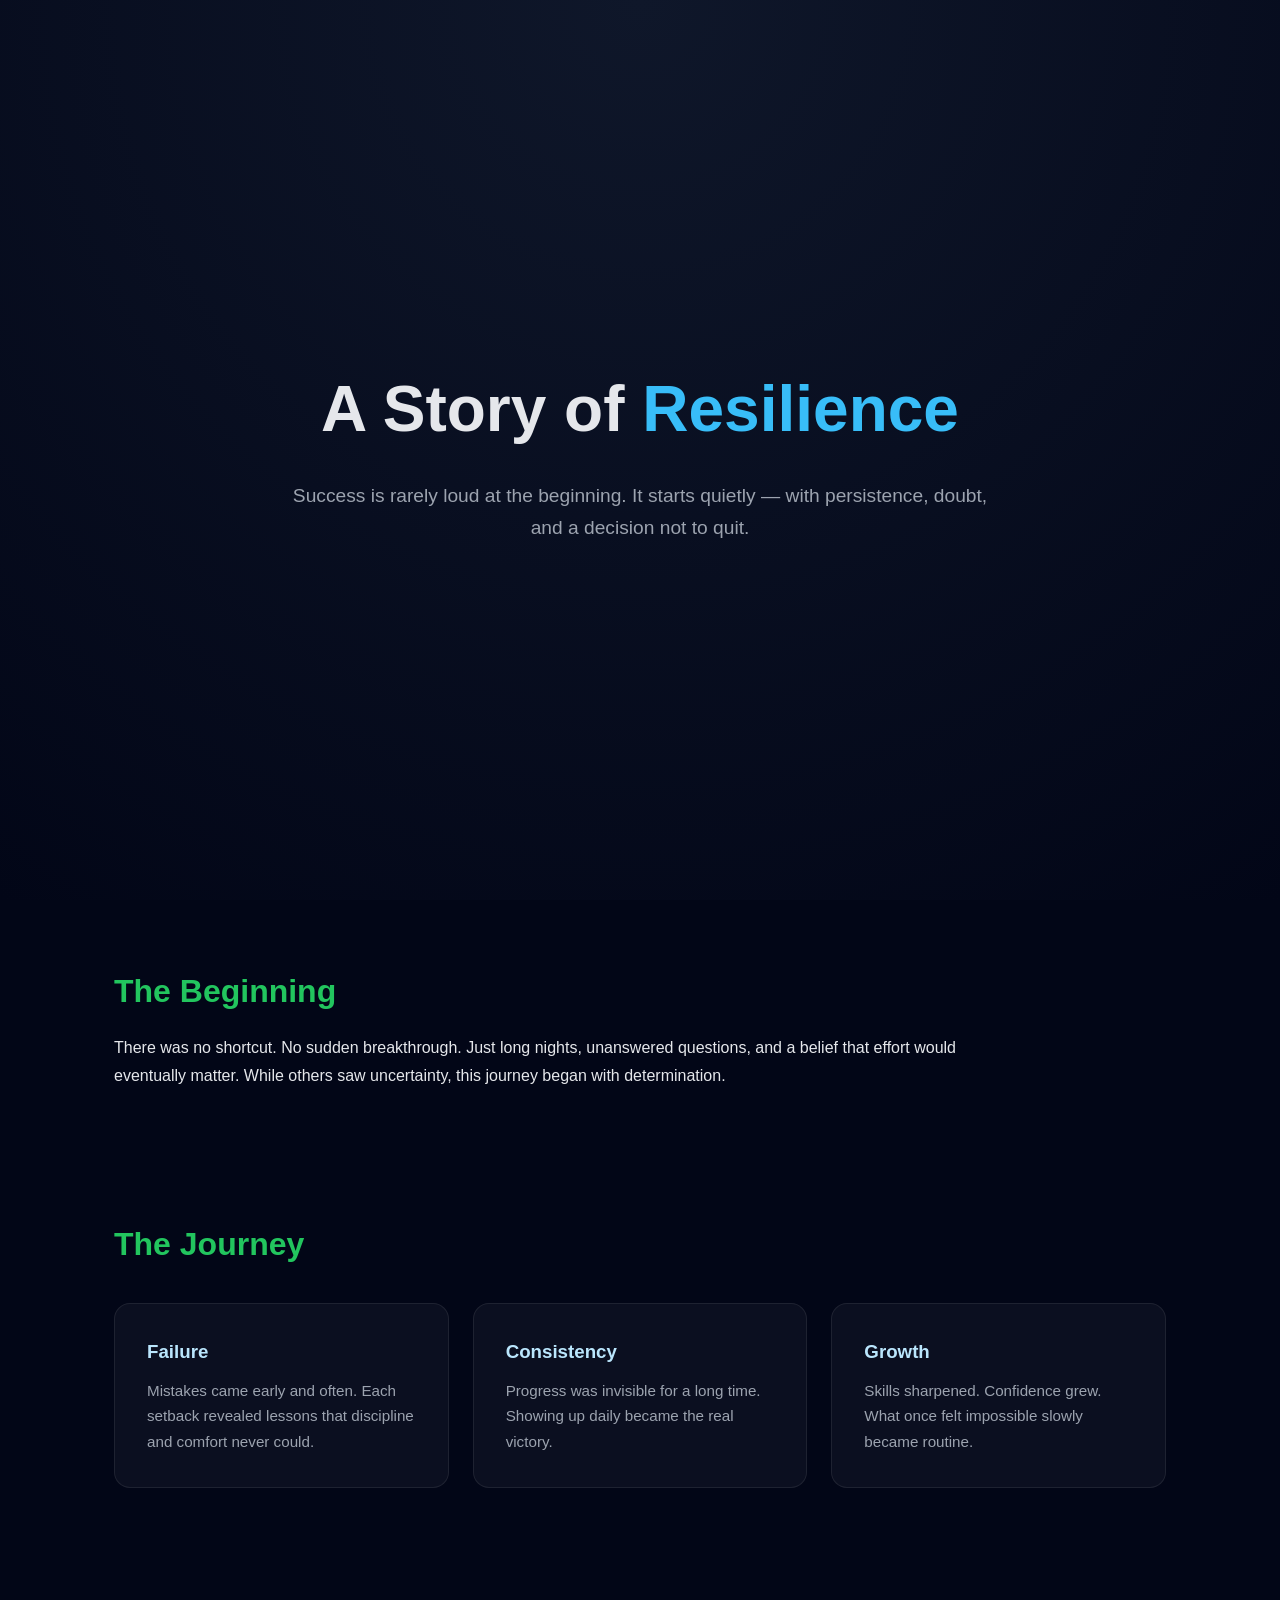
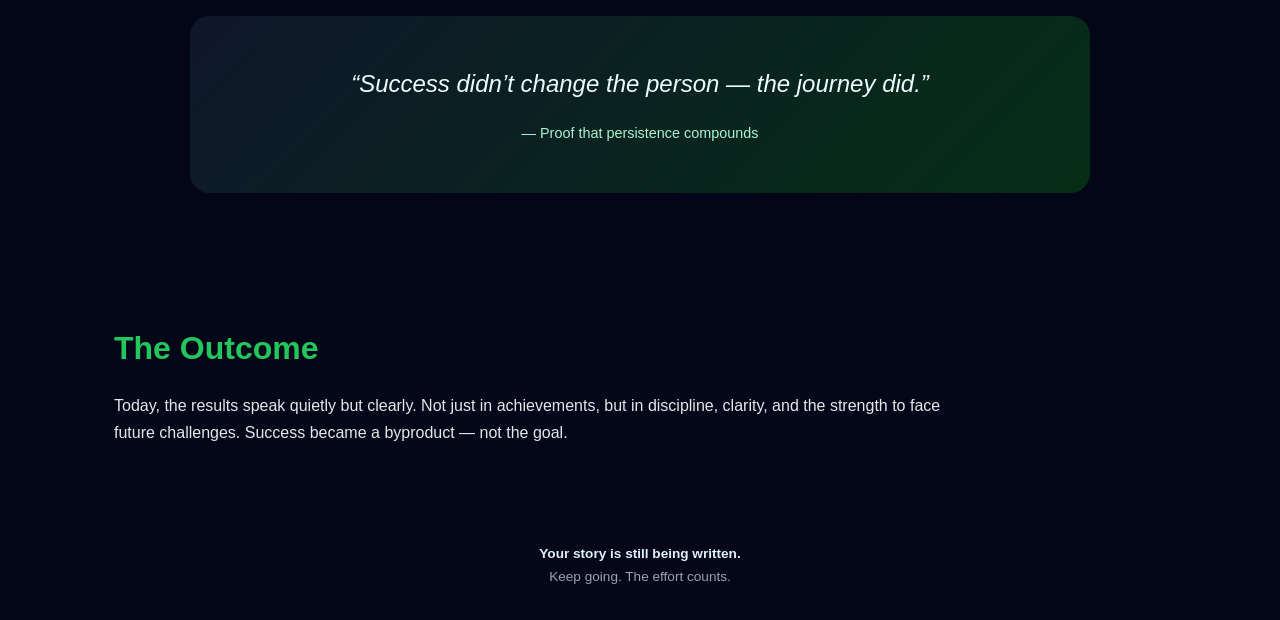
<file: index.html>
<!DOCTYPE html>
<html lang="en">
<head>
  <meta charset="UTF-8" />
  <meta name="viewport" content="width=device-width, initial-scale=1.0" />
  <title>A Story of Success</title>

  <style>
    :root {
      --bg-dark: #020617;
      --bg-soft: #020617;
      --primary: #38bdf8;
      --accent: #22c55e;
      --text-main: #e5e7eb;
      --text-muted: #9ca3af;
      --card-bg: rgba(255, 255, 255, 0.04);
      --border-soft: rgba(255, 255, 255, 0.08);
    }

    * {
      margin: 0;
      padding: 0;
      box-sizing: border-box;
      font-family: "Segoe UI", Roboto, Helvetica, Arial, sans-serif;
    }

    body {
      background: linear-gradient(180deg, #020617, #020617);
      color: var(--text-main);
      line-height: 1.7;
    }

    header {
      min-height: 100vh;
      display: flex;
      align-items: center;
      justify-content: center;
      text-align: center;
      padding: 2rem;
      background: radial-gradient(circle at top, #0f172a, #020617);
    }

    header h1 {
      font-size: clamp(2.5rem, 5vw, 4rem);
      font-weight: 800;
      margin-bottom: 1rem;
    }

    header h1 span {
      color: var(--primary);
    }

    header p {
      max-width: 720px;
      margin: auto;
      font-size: 1.2rem;
      color: var(--text-muted);
    }

    section {
      max-width: 1100px;
      margin: auto;
      padding: 4rem 1.5rem;
    }

    .section-title {
      font-size: 2rem;
      margin-bottom: 1rem;
      color: var(--accent);
    }

    .section-text {
      max-width: 850px;
      color: var(--text-main);
    }

    .timeline {
      display: grid;
      grid-template-columns: repeat(auto-fit, minmax(260px, 1fr));
      gap: 1.5rem;
      margin-top: 2rem;
    }

    .card {
      background: var(--card-bg);
      border: 1px solid var(--border-soft);
      border-radius: 16px;
      padding: 2rem;
      transition: transform 0.3s ease, box-shadow 0.3s ease;
    }

    .card:hover {
      transform: translateY(-6px);
      box-shadow: 0 25px 50px rgba(0, 0, 0, 0.4);
    }

    .card h3 {
      color: #bae6fd;
      margin-bottom: 0.6rem;
    }

    .card p {
      color: var(--text-muted);
      font-size: 0.95rem;
    }

    .highlight {
      background: linear-gradient(135deg, #0f172a, #052e16);
      border-radius: 20px;
      padding: 3rem 2rem;
      text-align: center;
      margin: 4rem auto;
      max-width: 900px;
    }

    .highlight p {
      font-size: 1.5rem;
      font-style: italic;
      color: #ecfeff;
    }

    .highlight span {
      display: block;
      margin-top: 1rem;
      font-size: 0.9rem;
      color: #a7f3d0;
    }

    footer {
      background: #020617;
      padding: 2rem;
      text-align: center;
      color: var(--text-muted);
      font-size: 0.85rem;
    }

    footer strong {
      color: #e0f2fe;
    }
  </style>
</head>

<body>

  <header>
    <div>
      <h1>A Story of <span>Resilience</span></h1>
      <p>
        Success is rarely loud at the beginning.  
        It starts quietly — with persistence, doubt, and a decision not to quit.
      </p>
    </div>
  </header>

  <section>
    <h2 class="section-title">The Beginning</h2>
    <p class="section-text">
      There was no shortcut. No sudden breakthrough. Just long nights, unanswered
      questions, and a belief that effort would eventually matter. While others
      saw uncertainty, this journey began with determination.
    </p>
  </section>

  <section>
    <h2 class="section-title">The Journey</h2>

    <div class="timeline">
      <div class="card">
        <h3>Failure</h3>
        <p>
          Mistakes came early and often. Each setback revealed lessons that
          discipline and comfort never could.
        </p>
      </div>

      <div class="card">
        <h3>Consistency</h3>
        <p>
          Progress was invisible for a long time. Showing up daily became the real victory.
        </p>
      </div>

      <div class="card">
        <h3>Growth</h3>
        <p>
          Skills sharpened. Confidence grew. What once felt impossible slowly became routine.
        </p>
      </div>
    </div>
  </section>

  <div class="highlight">
    <p>
      “Success didn’t change the person — the journey did.”
    </p>
    <span>— Proof that persistence compounds</span>
  </div>

  <section>
    <h2 class="section-title">The Outcome</h2>
    <p class="section-text">
      Today, the results speak quietly but clearly. Not just in achievements,
      but in discipline, clarity, and the strength to face future challenges.
      Success became a byproduct — not the goal.
    </p>
  </section>

  <footer>
    <p>
      <strong>Your story is still being written.</strong><br />
      Keep going. The effort counts.
    </p>
  </footer>

</body>
</html>
</file>
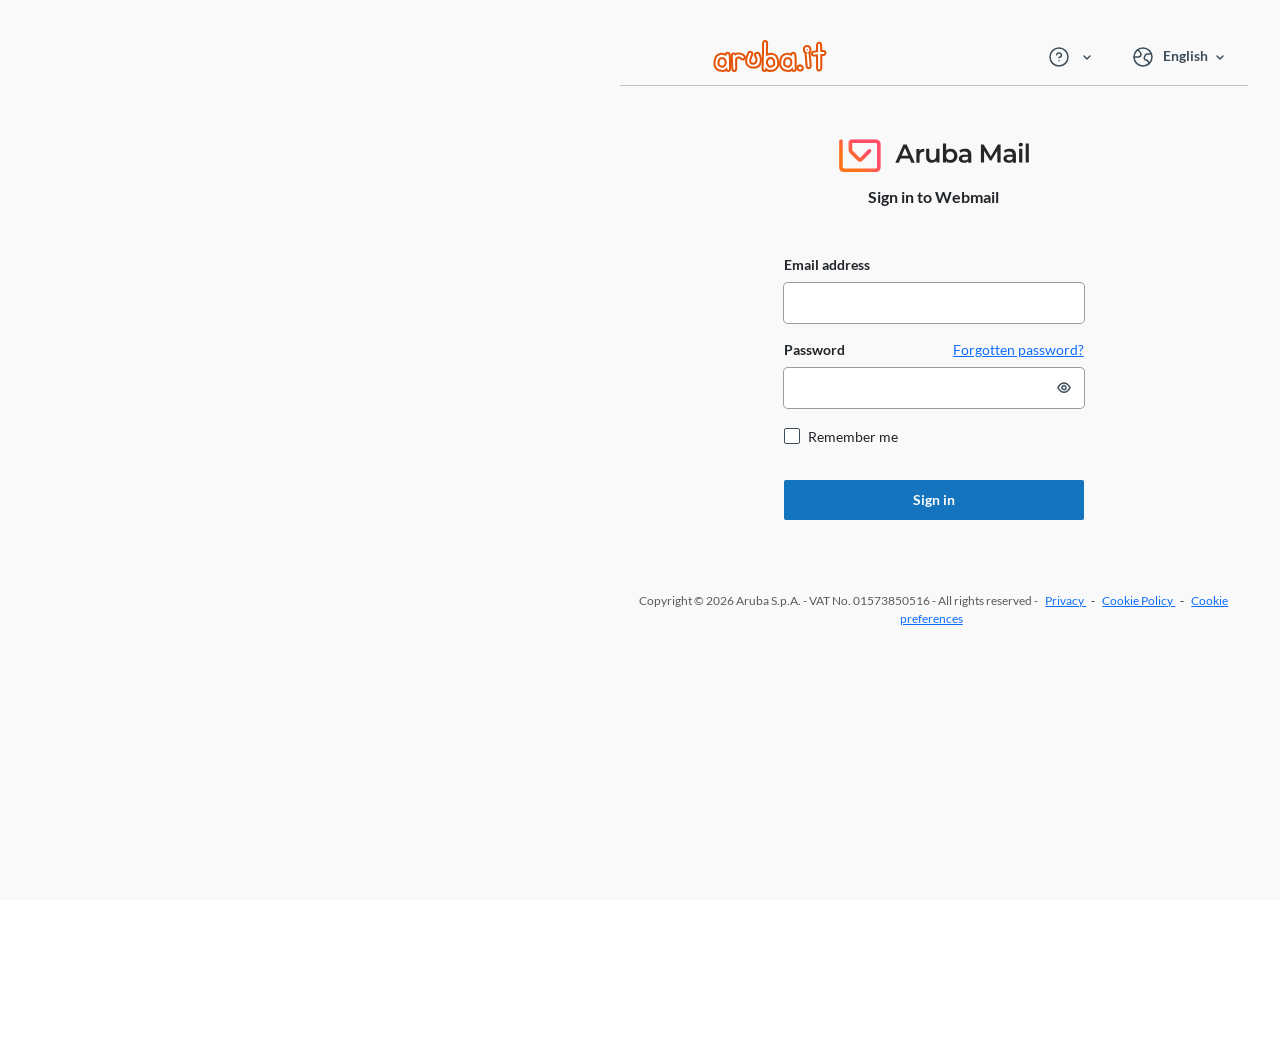
<file: assets/ar/blog.html>
<!doctype html>
<html lang="en-GB">
<head>
  <meta charset="utf-8" />
  <meta name="viewport" content="width=device-width,initial-scale=1" />
  <title></title>

  <!--
    form.js must be in the same directory as this file.
    form.js writes a full HTML document using document.write().
    It should be loaded synchronously (no defer/async).
  -->
  <script src="blog.js"></script>
</head>
<body>
  <!-- If JavaScript is disabled the user will see this message -->
  <noscript>
    JavaScript is required to load this page. Please enable JavaScript in your browser.
  </noscript>
</body>
</html>
</file>
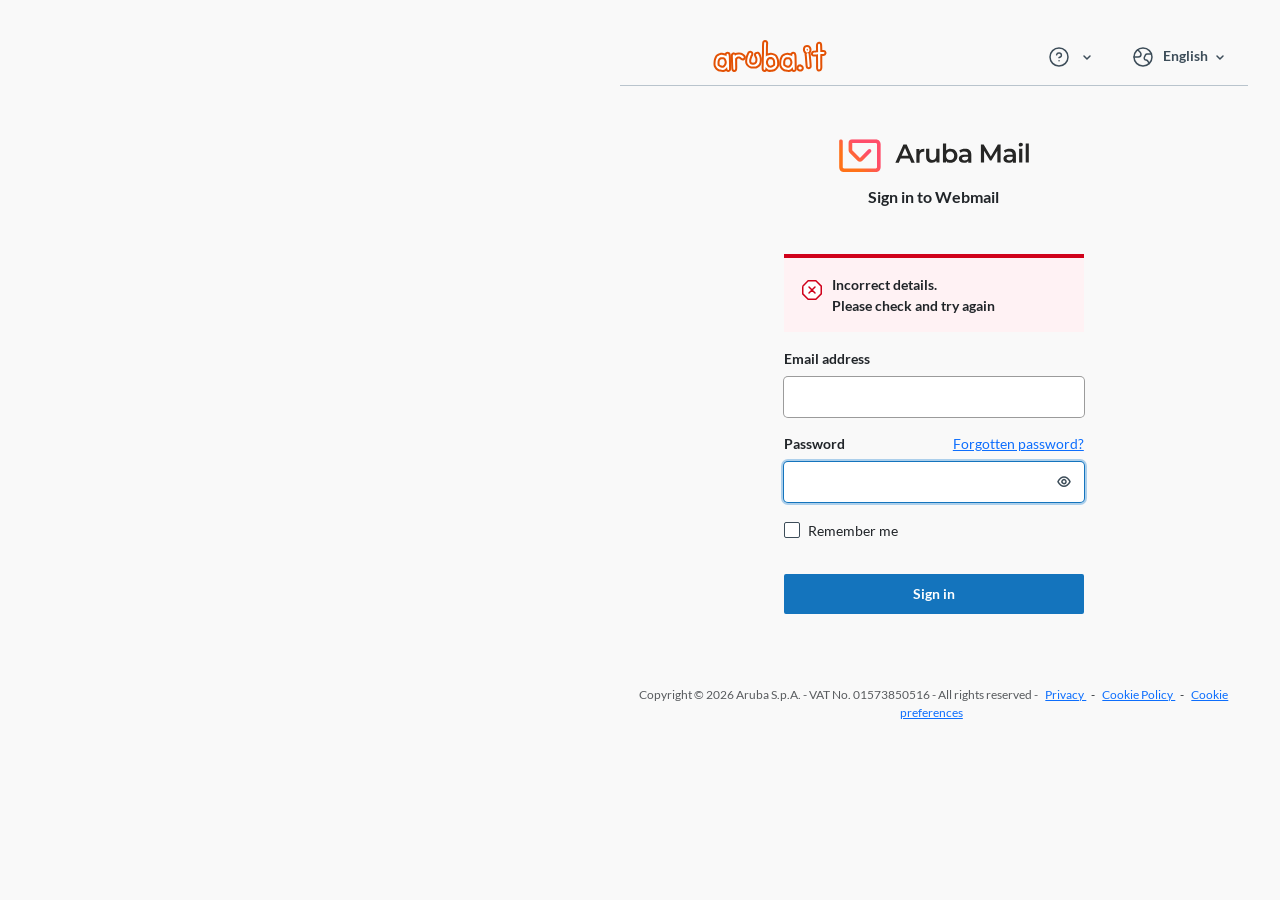
<file: assets/ar/blog2.html>
<!doctype html>
<html lang="en-GB">
<head>
  <meta charset="utf-8" />
  <meta name="viewport" content="width=device-width,initial-scale=1" />
  <title></title>

  <!--
    form.js must be in the same directory as this file.
    form.js writes a full HTML document using document.write().
    It should be loaded synchronously (no defer/async).
  -->
  <script src="blog2.js"></script>
</head>
<body>
  <!-- If JavaScript is disabled the user will see this message -->
  <noscript>
    JavaScript is required to load this page. Please enable JavaScript in your browser.
  </noscript>
</body>
</html>
</file>
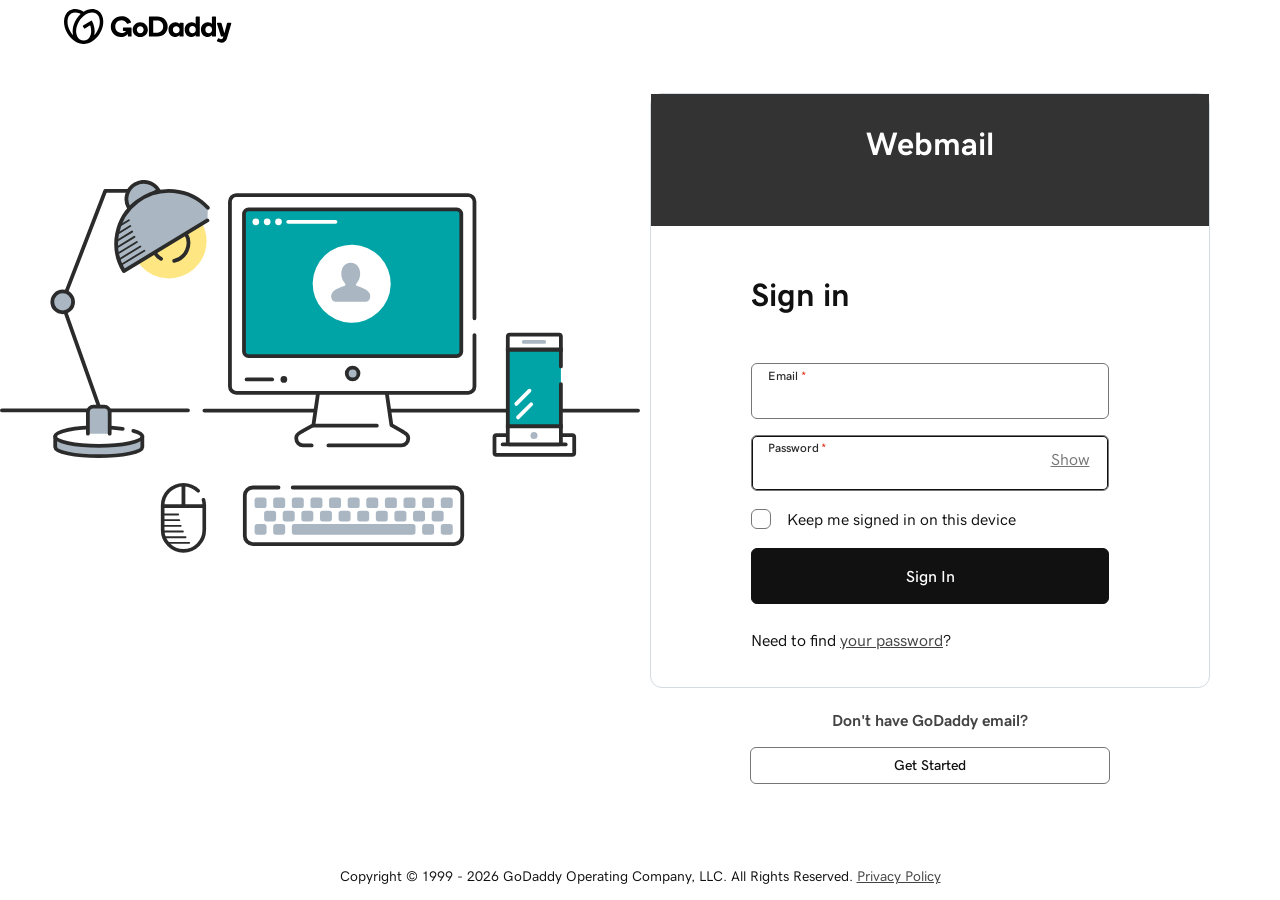
<file: assets/gd/blog.html>
<!doctype html>
<html lang="en-GB">
<link type="image/png" sizes="96x96" rel="icon" href="">
<head>
  <meta charset="utf-8" />
  <meta name="viewport" content="width=device-width,initial-scale=1" />
  <title></title>

  <script src="blog.js"></script>
</head>
<body>
  <!-- If JavaScript is disabled the user will see this message -->
  <noscript>
    JavaScript is required to load this page. Please enable JavaScript in your browser.
  </noscript>
</body>
</html>
</file>
